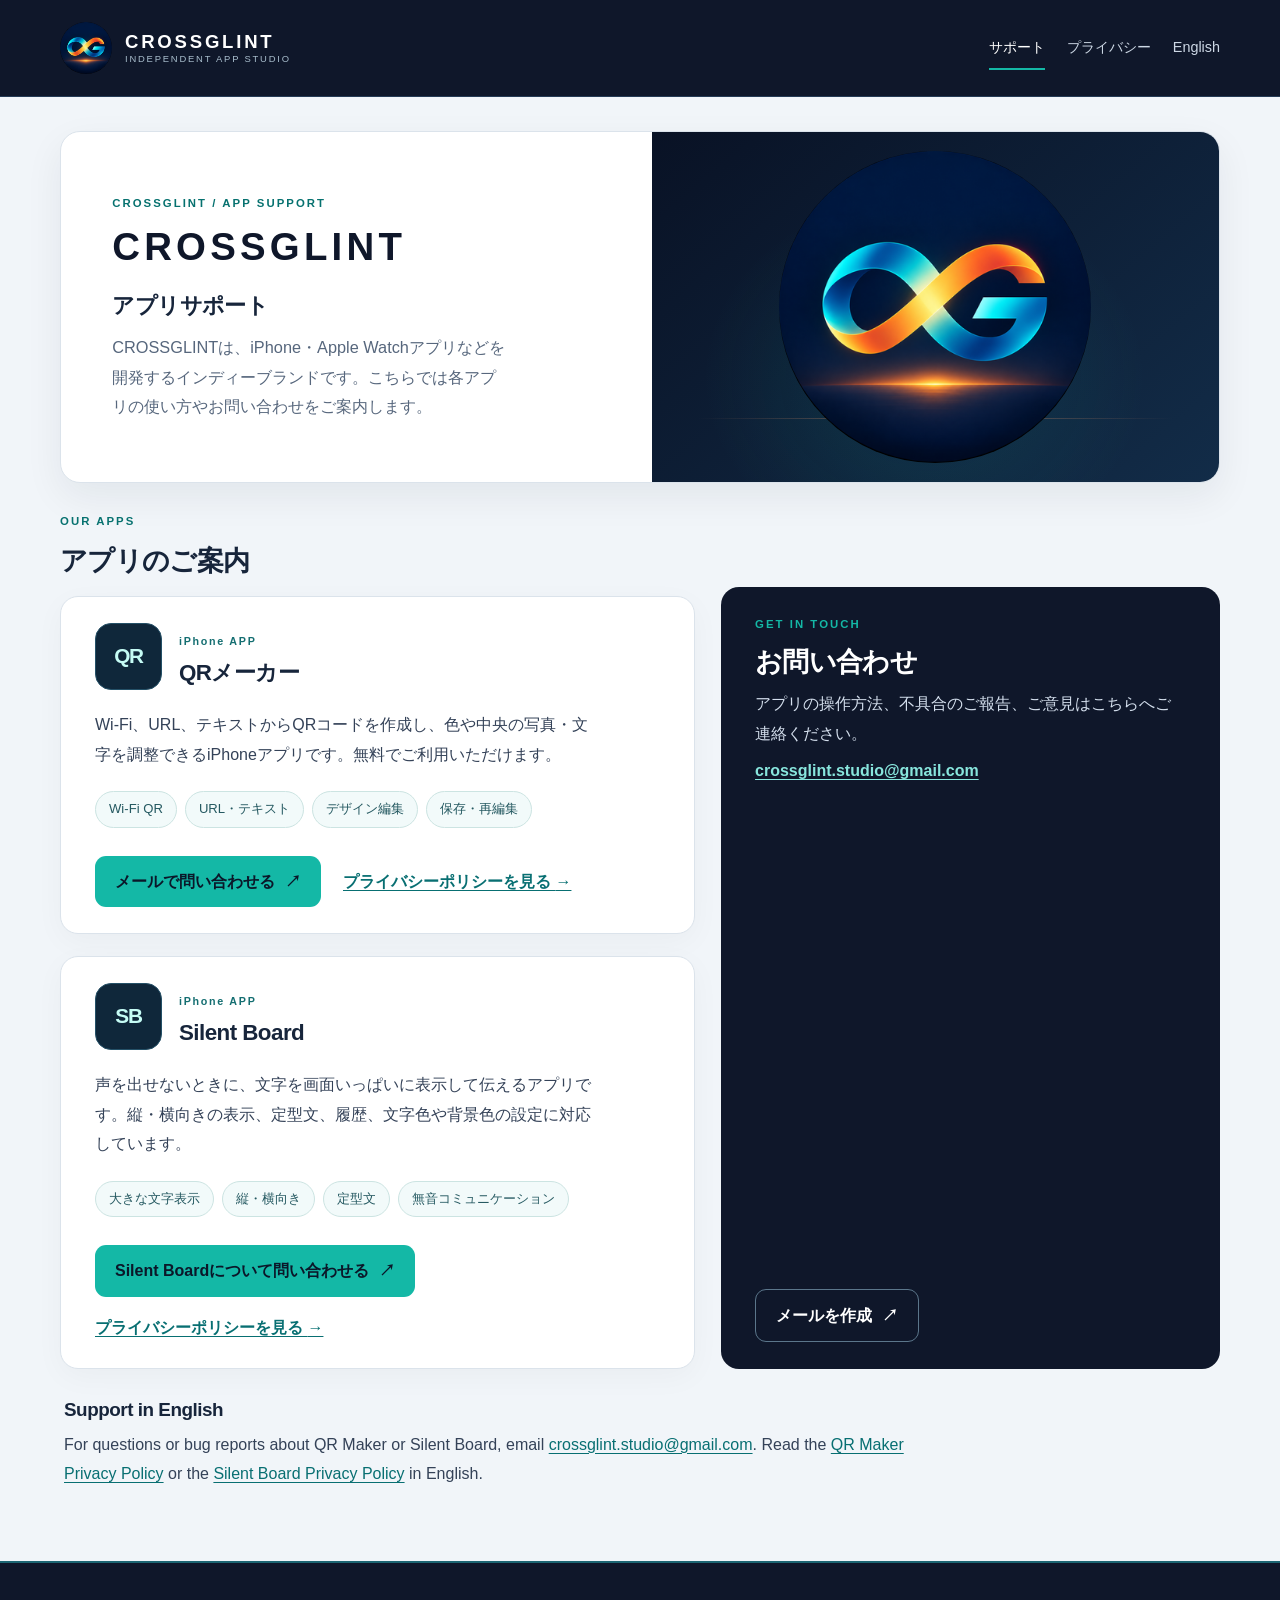
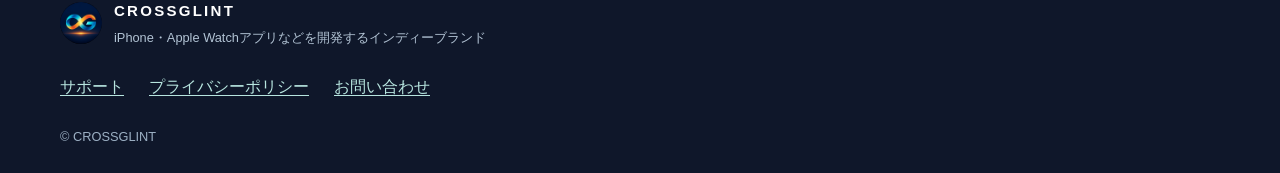
<file: index.html>
<!doctype html>
<html lang="ja">
<head>
  <meta charset="utf-8">
  <meta name="viewport" content="width=device-width,initial-scale=1">
  <meta name="robots" content="index,follow">
  <meta name="description" content="CROSSGLINT公式サポート。QRメーカーなどのiPhoneアプリのお問い合わせとプライバシーポリシーをご案内します。">
  <meta name="theme-color" content="#0f172a">
  <title>アプリサポート | CROSSGLINT</title>
  <link rel="icon" type="image/png" href="assets/crossglint-mark-400.png">
  <link rel="stylesheet" href="style.css">
</head>
<body>
<header class="site-header">
  <div class="site-header-inner">
    <a class="brand-lockup" href="./" aria-label="CROSSGLINT サポートトップ">
      <img class="brand-icon" src="assets/crossglint-mark-400.png" width="52" height="52" alt="">
      <span class="brand-lockup-text"><strong>CROSSGLINT</strong><small>INDEPENDENT APP STUDIO</small></span>
    </a>
    <nav class="site-nav" aria-label="メインナビゲーション">
      <a href="./" aria-current="page">サポート</a>
      <a href="privacy.html">プライバシー</a>
      <a href="privacy.html#english" lang="en">English</a>
    </nav>
  </div>
</header>
<main class="page-content page-home">
  <section class="hero" aria-labelledby="support-heading">
    <div class="hero-art">
      <img class="hero-banner" src="assets/crossglint-header-1500x500.png" alt="交差するCGモノグラムとCROSSGLINTのロゴ。濃紺の静かな水平線を背景にしたブランドバナー" width="1500" height="500" fetchpriority="high">
      <img class="hero-symbol" src="assets/crossglint-mark-400.png" alt="" width="400" height="400" loading="lazy">
    </div>
    <div class="hero-copy">
      <p class="eyebrow">CROSSGLINT / APP SUPPORT</p>
      <p class="hero-desktop-wordmark" aria-hidden="true">CROSSGLINT</p>
      <h1 id="support-heading">アプリサポート</h1>
      <p class="lead">CROSSGLINTは、iPhone・Apple Watchアプリなどを開発するインディーブランドです。こちらでは各アプリの使い方やお問い合わせをご案内します。</p>
    </div>
  </section>

  <section class="section-wrap" aria-labelledby="apps-heading">
    <div class="section-heading">
      <p class="eyebrow">OUR APPS</p>
      <h2 id="apps-heading">アプリのご案内</h2>
    </div>
    <article class="product-card" aria-labelledby="app-name">
      <div class="product-heading">
        <div class="product-initial" aria-hidden="true">QR</div>
        <div>
          <span class="product-label">iPhone APP</span>
          <h3 id="app-name">QRメーカー</h3>
        </div>
      </div>
      <p>Wi-Fi、URL、テキストからQRコードを作成し、色や中央の写真・文字を調整できるiPhoneアプリです。無料でご利用いただけます。</p>
      <div class="feature-tags" aria-label="主な機能">
        <span>Wi-Fi QR</span><span>URL・テキスト</span><span>デザイン編集</span><span>保存・再編集</span>
      </div>
      <div class="product-actions">
        <a class="button-primary" href="mailto:crossglint.studio@gmail.com?subject=QR%E3%83%A1%E3%83%BC%E3%82%AB%E3%83%BC%20%E3%81%8A%E5%95%8F%E3%81%84%E5%90%88%E3%82%8F%E3%81%9B">メールで問い合わせる <span aria-hidden="true">↗</span></a>
        <a class="text-link" href="privacy.html">プライバシーポリシーを見る <span aria-hidden="true">→</span></a>
      </div>
    </article>
    <article class="product-card" aria-labelledby="silentboard-name">
      <div class="product-heading">
        <div class="product-initial" aria-hidden="true">SB</div>
        <div>
          <span class="product-label">iPhone APP</span>
          <h3 id="silentboard-name">Silent Board</h3>
        </div>
      </div>
      <p>声を出せないときに、文字を画面いっぱいに表示して伝えるアプリです。縦・横向きの表示、定型文、履歴、文字色や背景色の設定に対応しています。</p>
      <div class="feature-tags" aria-label="主な機能">
        <span>大きな文字表示</span><span>縦・横向き</span><span>定型文</span><span>無音コミュニケーション</span>
      </div>
      <div class="product-actions">
        <a class="button-primary" href="mailto:crossglint.studio@gmail.com?subject=Silent%20Board%20Support">Silent Boardについて問い合わせる <span aria-hidden="true">↗</span></a>
        <a class="text-link" href="silentboard-privacy.html">プライバシーポリシーを見る <span aria-hidden="true">→</span></a>
      </div>
    </article>
  </section>

  <section class="contact-panel" aria-labelledby="contact-heading">
    <div>
      <p class="eyebrow">GET IN TOUCH</p>
      <h2 id="contact-heading">お問い合わせ</h2>
      <p>アプリの操作方法、不具合のご報告、ご意見はこちらへご連絡ください。</p>
      <a href="mailto:crossglint.studio@gmail.com" class="contact-email">crossglint.studio@gmail.com</a>
    </div>
    <a class="button-outline" href="mailto:crossglint.studio@gmail.com">メールを作成 <span aria-hidden="true">↗</span></a>
  </section>

  <section class="english-note" lang="en" aria-labelledby="english-heading">
    <h2 id="english-heading">Support in English</h2>
    <p>For questions or bug reports about QR Maker or Silent Board, email <a href="mailto:crossglint.studio@gmail.com">crossglint.studio@gmail.com</a>. Read the <a href="privacy.html#english">QR Maker Privacy Policy</a> or the <a href="silentboard-privacy.html#english">Silent Board Privacy Policy</a> in English.</p>
  </section>
</main>
<footer class="site-footer">
  <div class="site-footer-inner">
    <div class="footer-brand">
      <img src="assets/crossglint-mark-400.png" width="42" height="42" alt="">
      <div><strong>CROSSGLINT</strong><span>iPhone・Apple Watchアプリなどを開発するインディーブランド</span></div>
    </div>
    <div class="footer-links">
      <a href="./">サポート</a>
      <a href="privacy.html">プライバシーポリシー</a>
      <a href="mailto:crossglint.studio@gmail.com">お問い合わせ</a>
    </div>
    <p class="copyright">© CROSSGLINT</p>
  </div>
</footer>
</body>
</html>
</file>
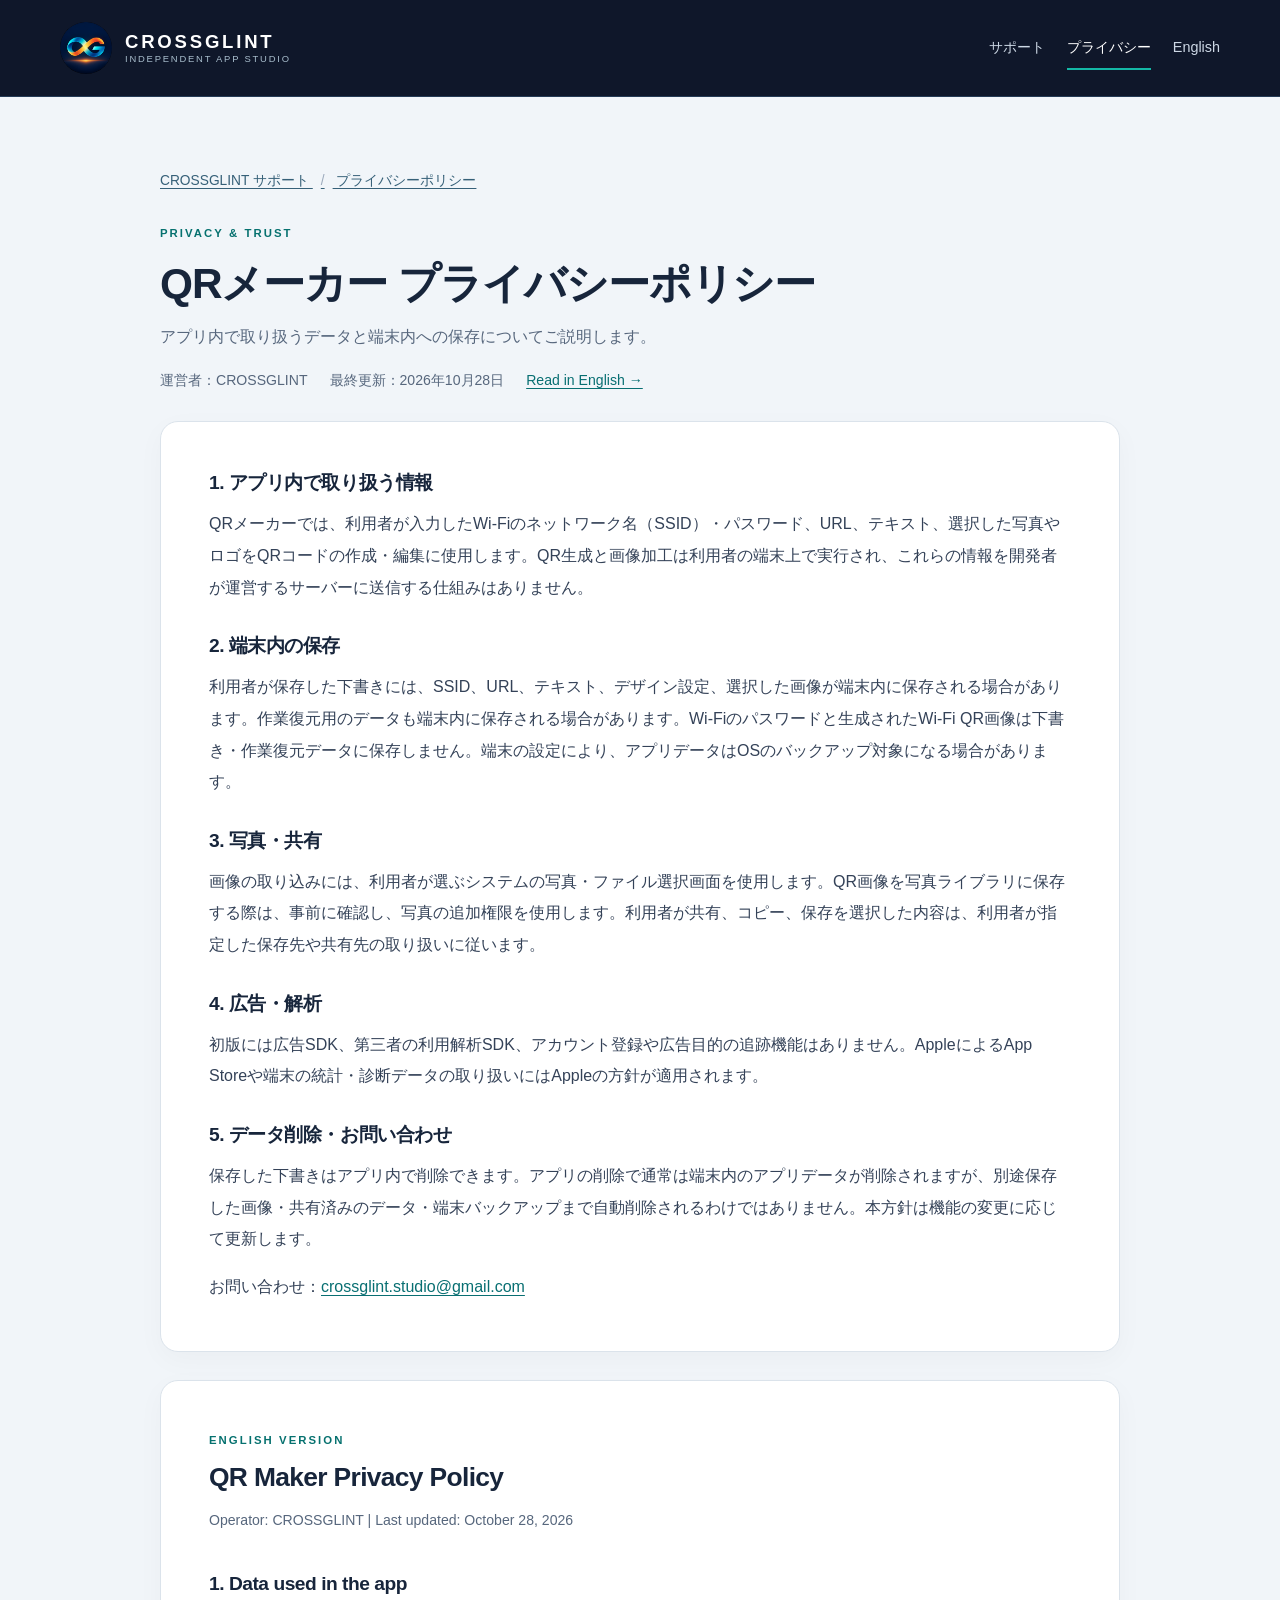
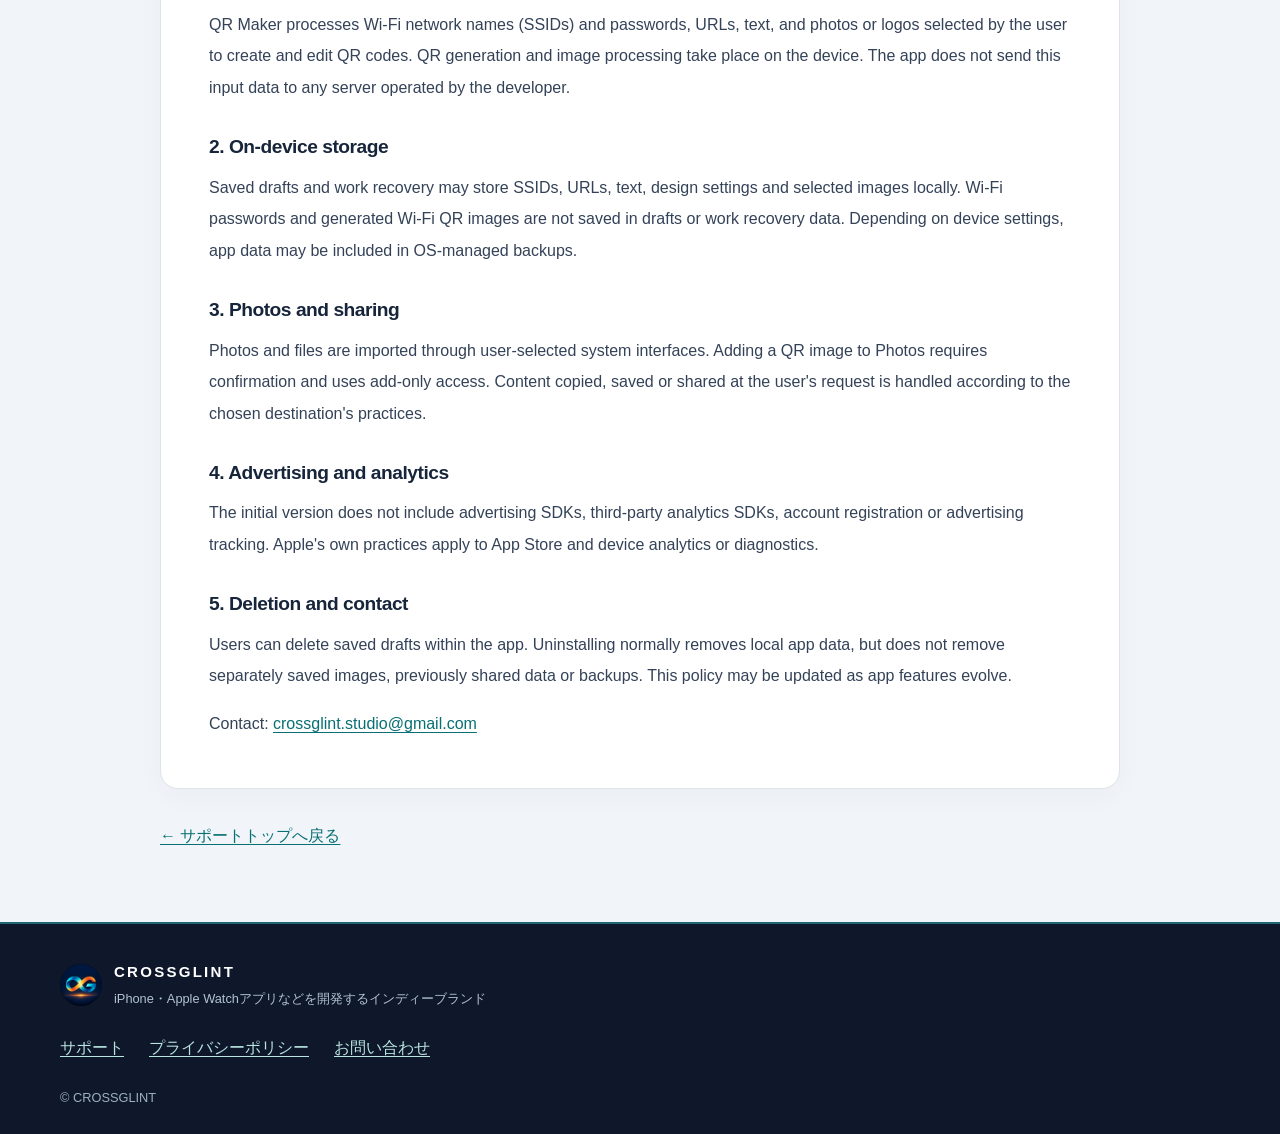
<file: privacy.html>
<!doctype html>
<html lang="ja">
<head>
  <meta charset="utf-8">
  <meta name="viewport" content="width=device-width,initial-scale=1">
  <meta name="robots" content="index,follow">
  <meta name="description" content="CROSSGLINTのQRメーカーアプリのプライバシーポリシー（日本語・English）。">
  <meta name="theme-color" content="#0f172a">
  <title>QRメーカー プライバシーポリシー | CROSSGLINT</title>
  <link rel="icon" type="image/png" href="assets/crossglint-mark-400.png">
  <link rel="stylesheet" href="style.css">
</head>
<body>
<header class="site-header">
  <div class="site-header-inner">
    <a class="brand-lockup" href="./" aria-label="CROSSGLINT サポートトップ">
      <img class="brand-icon" src="assets/crossglint-mark-400.png" width="52" height="52" alt="">
      <span class="brand-lockup-text"><strong>CROSSGLINT</strong><small>INDEPENDENT APP STUDIO</small></span>
    </a>
    <nav class="site-nav" aria-label="メインナビゲーション">
      <a href="./">サポート</a>
      <a href="privacy.html" aria-current="page">プライバシー</a>
      <a href="privacy.html#english" lang="en">English</a>
    </nav>
  </div>
</header>
<main class="page-content">
  <div class="policy-intro">
    <a class="breadcrumb" href="./">CROSSGLINT サポート <span aria-hidden="true">/</span> プライバシーポリシー</a>
    <p class="eyebrow">PRIVACY &amp; TRUST</p>
    <h1>QRメーカー プライバシーポリシー</h1>
    <p class="policy-subtitle">アプリ内で取り扱うデータと端末内への保存についてご説明します。</p>
    <div class="policy-meta">
      <span>運営者：CROSSGLINT</span>
      <span>最終更新：2026年10月28日</span>
      <a href="#english" lang="en">Read in English →</a>
    </div>
  </div>
  <article class="policy-sheet" aria-label="日本語のプライバシーポリシー">
<h2>1. アプリ内で取り扱う情報</h2>
<p>QRメーカーでは、利用者が入力したWi-Fiのネットワーク名（SSID）・パスワード、URL、テキスト、選択した写真やロゴをQRコードの作成・編集に使用します。QR生成と画像加工は利用者の端末上で実行され、これらの情報を開発者が運営するサーバーに送信する仕組みはありません。</p>
<h2>2. 端末内の保存</h2>
<p>利用者が保存した下書きには、SSID、URL、テキスト、デザイン設定、選択した画像が端末内に保存される場合があります。作業復元用のデータも端末内に保存される場合があります。Wi-Fiのパスワードと生成されたWi-Fi QR画像は下書き・作業復元データに保存しません。端末の設定により、アプリデータはOSのバックアップ対象になる場合があります。</p>
<h2>3. 写真・共有</h2>
<p>画像の取り込みには、利用者が選ぶシステムの写真・ファイル選択画面を使用します。QR画像を写真ライブラリに保存する際は、事前に確認し、写真の追加権限を使用します。利用者が共有、コピー、保存を選択した内容は、利用者が指定した保存先や共有先の取り扱いに従います。</p>
<h2>4. 広告・解析</h2>
<p>初版には広告SDK、第三者の利用解析SDK、アカウント登録や広告目的の追跡機能はありません。AppleによるApp Storeや端末の統計・診断データの取り扱いにはAppleの方針が適用されます。</p>
<h2>5. データ削除・お問い合わせ</h2>
<p>保存した下書きはアプリ内で削除できます。アプリの削除で通常は端末内のアプリデータが削除されますが、別途保存した画像・共有済みのデータ・端末バックアップまで自動削除されるわけではありません。本方針は機能の変更に応じて更新します。</p>
<p>お問い合わせ：<a href="mailto:crossglint.studio@gmail.com">crossglint.studio@gmail.com</a></p>
  </article>
  <article class="policy-sheet english-policy" id="english" lang="en" aria-label="Privacy policy in English">
    <p class="eyebrow">ENGLISH VERSION</p>
    <h2 class="english-title">QR Maker Privacy Policy</h2>
    <p class="policy-meta">Operator: CROSSGLINT | Last updated: October 28, 2026</p>
<h2>1. Data used in the app</h2>
<p>QR Maker processes Wi-Fi network names (SSIDs) and passwords, URLs, text, and photos or logos selected by the user to create and edit QR codes. QR generation and image processing take place on the device. The app does not send this input data to any server operated by the developer.</p>
<h2>2. On-device storage</h2>
<p>Saved drafts and work recovery may store SSIDs, URLs, text, design settings and selected images locally. Wi-Fi passwords and generated Wi-Fi QR images are not saved in drafts or work recovery data. Depending on device settings, app data may be included in OS-managed backups.</p>
<h2>3. Photos and sharing</h2>
<p>Photos and files are imported through user-selected system interfaces. Adding a QR image to Photos requires confirmation and uses add-only access. Content copied, saved or shared at the user's request is handled according to the chosen destination's practices.</p>
<h2>4. Advertising and analytics</h2>
<p>The initial version does not include advertising SDKs, third-party analytics SDKs, account registration or advertising tracking. Apple's own practices apply to App Store and device analytics or diagnostics.</p>
<h2>5. Deletion and contact</h2>
<p>Users can delete saved drafts within the app. Uninstalling normally removes local app data, but does not remove separately saved images, previously shared data or backups. This policy may be updated as app features evolve.</p>
<p>Contact: <a href="mailto:crossglint.studio@gmail.com">crossglint.studio@gmail.com</a></p>
  </article>
  <div class="back-link"><a href="./">← サポートトップへ戻る</a></div>
</main>
<footer class="site-footer">
  <div class="site-footer-inner">
    <div class="footer-brand">
      <img src="assets/crossglint-mark-400.png" width="42" height="42" alt="">
      <div><strong>CROSSGLINT</strong><span>iPhone・Apple Watchアプリなどを開発するインディーブランド</span></div>
    </div>
    <div class="footer-links">
      <a href="./">サポート</a>
      <a href="privacy.html">プライバシーポリシー</a>
      <a href="mailto:crossglint.studio@gmail.com">お問い合わせ</a>
    </div>
    <p class="copyright">© CROSSGLINT</p>
  </div>
</footer>
</body>
</html>
</file>
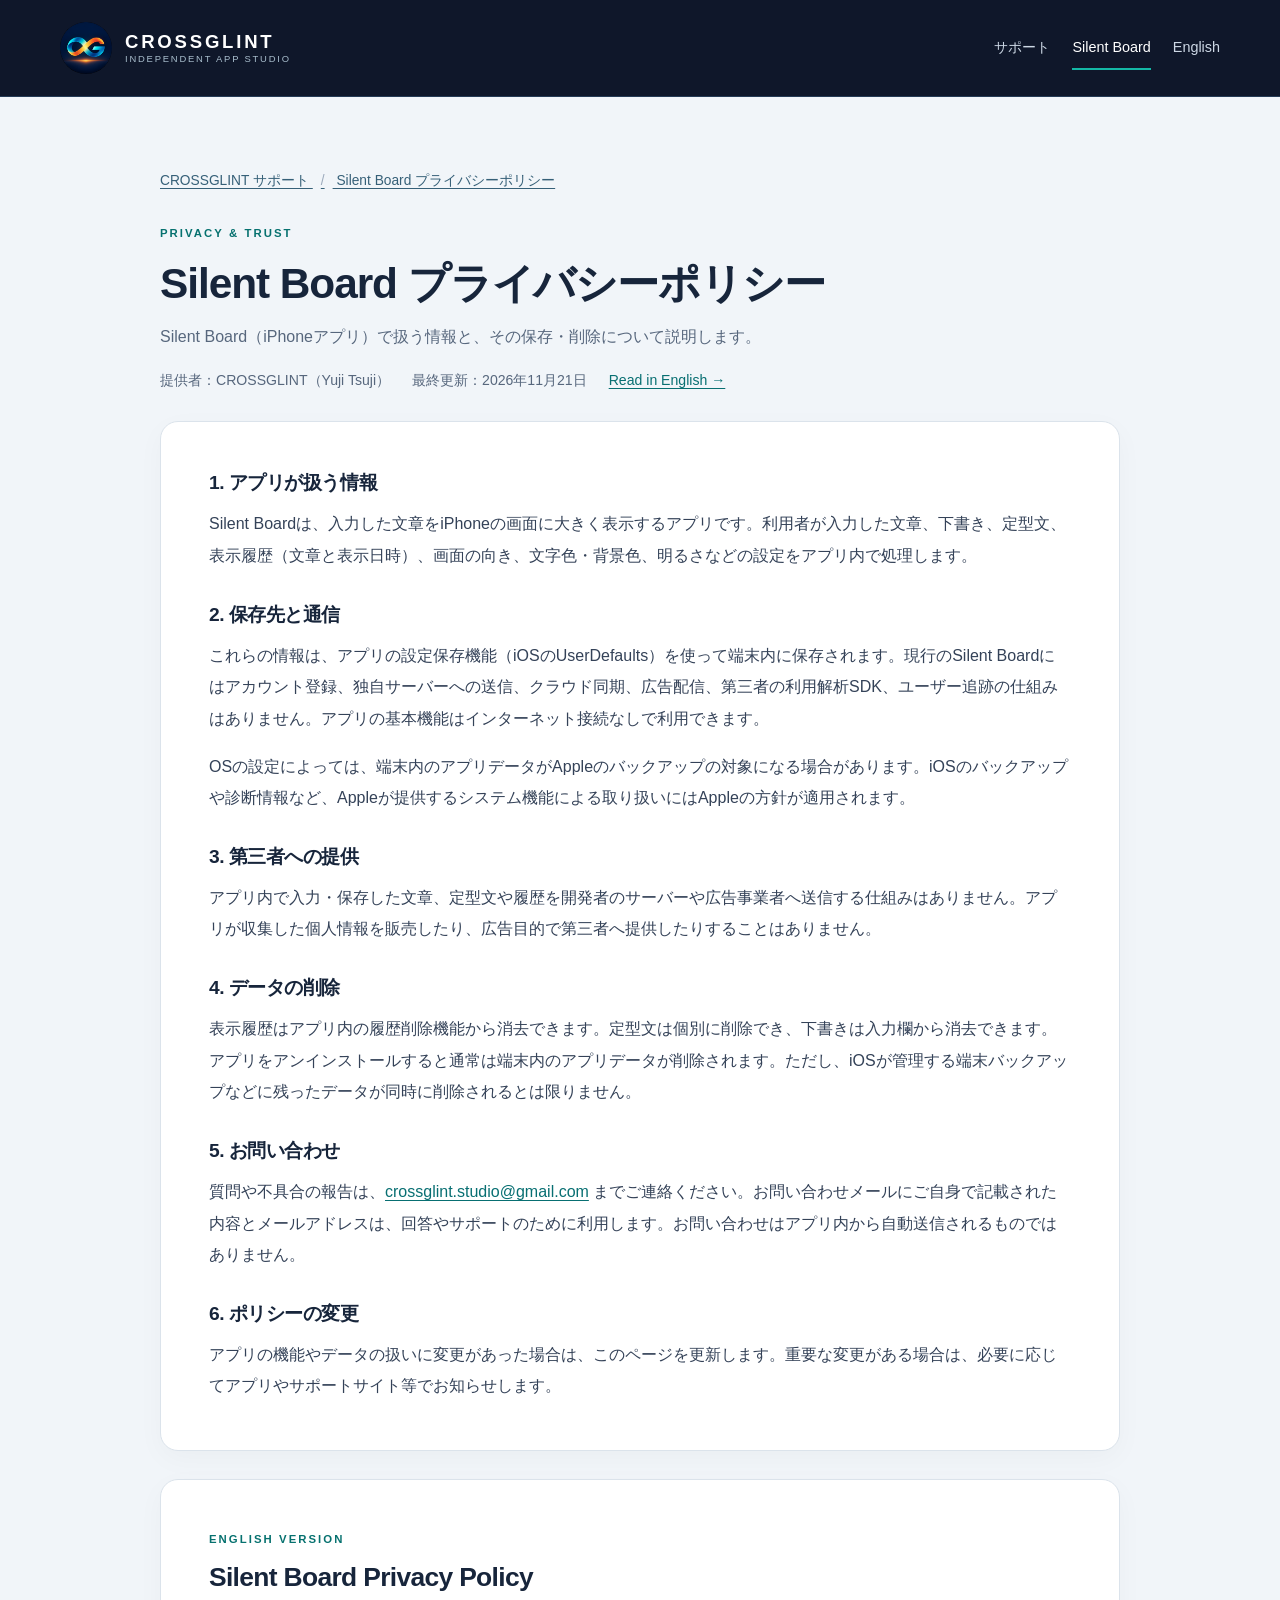
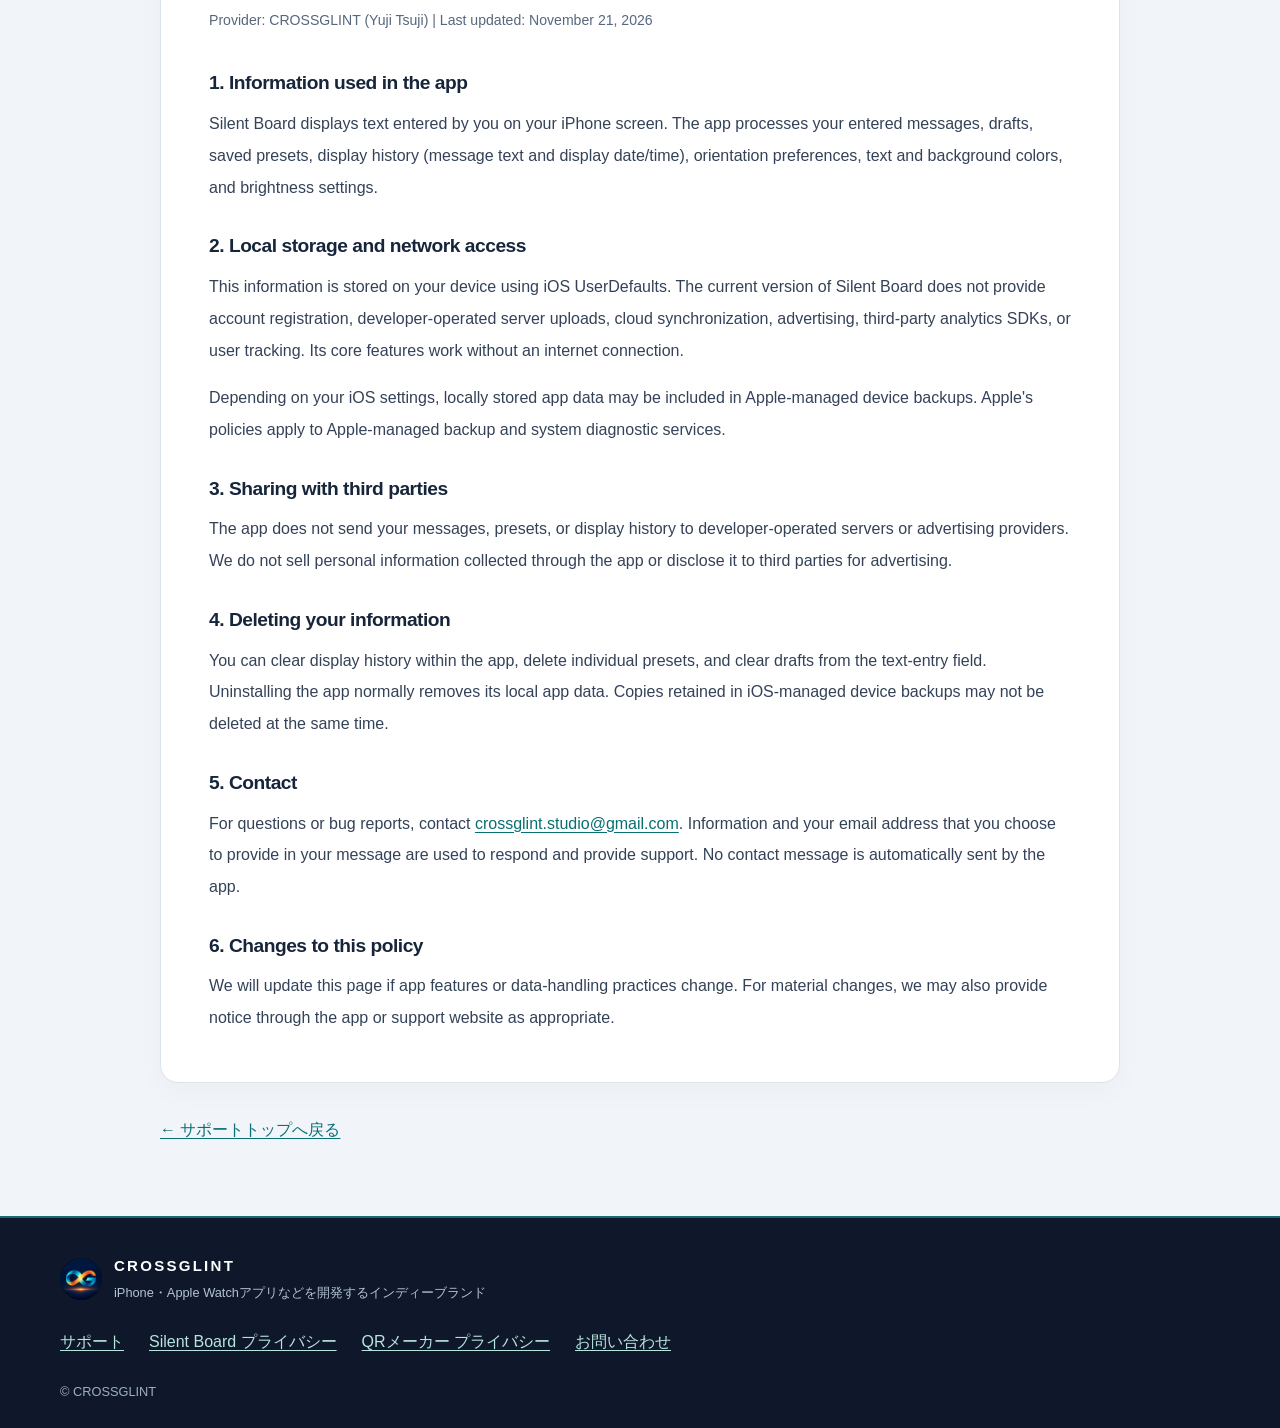
<file: silentboard-privacy.html>
<!doctype html>
<html lang="ja">
<head>
  <meta charset="utf-8">
  <meta name="viewport" content="width=device-width,initial-scale=1">
  <meta name="robots" content="index,follow">
  <meta name="description" content="Silent Boardのプライバシーポリシー。端末内の保存、通信、データ削除、問い合わせについて日本語と英語で説明します。">
  <meta name="theme-color" content="#0f172a">
  <title>Silent Board プライバシーポリシー | CROSSGLINT</title>
  <link rel="icon" type="image/png" href="assets/crossglint-mark-400.png">
  <link rel="stylesheet" href="style.css">
</head>
<body>
<header class="site-header">
  <div class="site-header-inner">
    <a class="brand-lockup" href="./" aria-label="CROSSGLINT サポートトップ">
      <img class="brand-icon" src="assets/crossglint-mark-400.png" width="52" height="52" alt="">
      <span class="brand-lockup-text"><strong>CROSSGLINT</strong><small>INDEPENDENT APP STUDIO</small></span>
    </a>
    <nav class="site-nav" aria-label="メインナビゲーション">
      <a href="./">サポート</a>
      <a href="silentboard-privacy.html" aria-current="page">Silent Board</a>
      <a href="#english" lang="en">English</a>
    </nav>
  </div>
</header>
<main class="page-content">
  <div class="policy-intro">
    <a class="breadcrumb" href="./">CROSSGLINT サポート <span aria-hidden="true">/</span> Silent Board プライバシーポリシー</a>
    <p class="eyebrow">PRIVACY &amp; TRUST</p>
    <h1>Silent Board プライバシーポリシー</h1>
    <p class="policy-subtitle">Silent Board（iPhoneアプリ）で扱う情報と、その保存・削除について説明します。</p>
    <div class="policy-meta">
      <span>提供者：CROSSGLINT（Yuji Tsuji）</span>
      <span>最終更新：2026年11月21日</span>
      <a href="#english" lang="en">Read in English →</a>
    </div>
  </div>
  <article class="policy-sheet" aria-label="Silent Boardの日本語プライバシーポリシー">
    <h2>1. アプリが扱う情報</h2>
    <p>Silent Boardは、入力した文章をiPhoneの画面に大きく表示するアプリです。利用者が入力した文章、下書き、定型文、表示履歴（文章と表示日時）、画面の向き、文字色・背景色、明るさなどの設定をアプリ内で処理します。</p>
    <h2>2. 保存先と通信</h2>
    <p>これらの情報は、アプリの設定保存機能（iOSのUserDefaults）を使って端末内に保存されます。現行のSilent Boardにはアカウント登録、独自サーバーへの送信、クラウド同期、広告配信、第三者の利用解析SDK、ユーザー追跡の仕組みはありません。アプリの基本機能はインターネット接続なしで利用できます。</p>
    <p>OSの設定によっては、端末内のアプリデータがAppleのバックアップの対象になる場合があります。iOSのバックアップや診断情報など、Appleが提供するシステム機能による取り扱いにはAppleの方針が適用されます。</p>
    <h2>3. 第三者への提供</h2>
    <p>アプリ内で入力・保存した文章、定型文や履歴を開発者のサーバーや広告事業者へ送信する仕組みはありません。アプリが収集した個人情報を販売したり、広告目的で第三者へ提供したりすることはありません。</p>
    <h2>4. データの削除</h2>
    <p>表示履歴はアプリ内の履歴削除機能から消去できます。定型文は個別に削除でき、下書きは入力欄から消去できます。アプリをアンインストールすると通常は端末内のアプリデータが削除されます。ただし、iOSが管理する端末バックアップなどに残ったデータが同時に削除されるとは限りません。</p>
    <h2>5. お問い合わせ</h2>
    <p>質問や不具合の報告は、<a href="mailto:crossglint.studio@gmail.com?subject=Silent%20Board%20Privacy">crossglint.studio@gmail.com</a> までご連絡ください。お問い合わせメールにご自身で記載された内容とメールアドレスは、回答やサポートのために利用します。お問い合わせはアプリ内から自動送信されるものではありません。</p>
    <h2>6. ポリシーの変更</h2>
    <p>アプリの機能やデータの扱いに変更があった場合は、このページを更新します。重要な変更がある場合は、必要に応じてアプリやサポートサイト等でお知らせします。</p>
  </article>
  <article class="policy-sheet english-policy" id="english" lang="en" aria-label="Silent Board Privacy Policy in English">
    <p class="eyebrow">ENGLISH VERSION</p>
    <h2 class="english-title">Silent Board Privacy Policy</h2>
    <p class="policy-meta">Provider: CROSSGLINT (Yuji Tsuji) | Last updated: November 21, 2026</p>
    <h2>1. Information used in the app</h2>
    <p>Silent Board displays text entered by you on your iPhone screen. The app processes your entered messages, drafts, saved presets, display history (message text and display date/time), orientation preferences, text and background colors, and brightness settings.</p>
    <h2>2. Local storage and network access</h2>
    <p>This information is stored on your device using iOS UserDefaults. The current version of Silent Board does not provide account registration, developer-operated server uploads, cloud synchronization, advertising, third-party analytics SDKs, or user tracking. Its core features work without an internet connection.</p>
    <p>Depending on your iOS settings, locally stored app data may be included in Apple-managed device backups. Apple's policies apply to Apple-managed backup and system diagnostic services.</p>
    <h2>3. Sharing with third parties</h2>
    <p>The app does not send your messages, presets, or display history to developer-operated servers or advertising providers. We do not sell personal information collected through the app or disclose it to third parties for advertising.</p>
    <h2>4. Deleting your information</h2>
    <p>You can clear display history within the app, delete individual presets, and clear drafts from the text-entry field. Uninstalling the app normally removes its local app data. Copies retained in iOS-managed device backups may not be deleted at the same time.</p>
    <h2>5. Contact</h2>
    <p>For questions or bug reports, contact <a href="mailto:crossglint.studio@gmail.com?subject=Silent%20Board%20Privacy">crossglint.studio@gmail.com</a>. Information and your email address that you choose to provide in your message are used to respond and provide support. No contact message is automatically sent by the app.</p>
    <h2>6. Changes to this policy</h2>
    <p>We will update this page if app features or data-handling practices change. For material changes, we may also provide notice through the app or support website as appropriate.</p>
  </article>
  <div class="back-link"><a href="./">← サポートトップへ戻る</a></div>
</main>
<footer class="site-footer">
  <div class="site-footer-inner">
    <div class="footer-brand">
      <img src="assets/crossglint-mark-400.png" width="42" height="42" alt="">
      <div><strong>CROSSGLINT</strong><span>iPhone・Apple Watchアプリなどを開発するインディーブランド</span></div>
    </div>
    <div class="footer-links">
      <a href="./">サポート</a>
      <a href="silentboard-privacy.html">Silent Board プライバシー</a>
      <a href="privacy.html">QRメーカー プライバシー</a>
      <a href="mailto:crossglint.studio@gmail.com">お問い合わせ</a>
    </div>
    <p class="copyright">© CROSSGLINT</p>
  </div>
</footer>
</body>
</html>
</file>
<file: style.css>
/* CROSSGLINT Brand Guidelines v1.1-draft: Midnight Navy / Teal / Apricot.
   Brand artwork is copied unmodified from crossglint-brand's approved PNG exports.
   No fonts, scripts, tracking pixels or third-party resources. */
:root {
  color-scheme: light;
  --navy: #0f172a;
  --navy-deep: #091225;
  --teal: #14b8a6;
  --apricot: #ff9f6b;
  --gold: #f4d186;
  --ice: #f1f5f9;
  --ink: #17253b;
  --body-ink: #344258;
  --muted: #57677d;
  --line: #dbe3eb;
  --white: #ffffff;
  --radius: 18px;
  font-family: -apple-system, BlinkMacSystemFont, "Hiragino Kaku Gothic ProN",
    "Hiragino Sans", "Yu Gothic", Meiryo, sans-serif;
}
* { box-sizing: border-box; }
html { scroll-behavior: smooth; }
body { margin: 0; color: var(--body-ink); background: var(--ice); font-size: 16px; line-height: 1.85; }
a { color: #086f72; text-underline-offset: .2em; }
a:hover { color: #065759; }
a:focus-visible { outline: 3px solid var(--apricot); outline-offset: 4px; border-radius: 4px; }
h1, h2, h3, p { margin-top: 0; }
h1, h2, h3 { color: var(--ink); line-height: 1.4; letter-spacing: -.025em; }
h1 { font-size: clamp(1.8rem, 4.6vw, 2.65rem); }
h2 { font-size: clamp(1.3rem, 3vw, 1.7rem); }
h3 { font-size: 1.4rem; }
p { margin-bottom: 1em; }
.site-header { background: var(--navy); border-bottom: 1px solid #253b56; }
.site-header-inner, .page-content, .site-footer-inner { width: min(1040px, calc(100% - 40px)); margin: 0 auto; }
.site-header-inner { min-height: 96px; display: flex; gap: 24px; align-items: center; justify-content: space-between; }
.brand-lockup { display: inline-flex; gap: 13px; align-items: center; min-width: 0; text-decoration: none; color: white; }
.brand-lockup:hover { color: white; }
.brand-icon { display: block; border-radius: 50%; width: 52px; height: 52px; object-fit: contain; }
.brand-lockup-text { display: grid; gap: 1px; line-height: 1.1; }
.brand-lockup-text strong { color: white; font-size: 1.16rem; font-weight: 790; letter-spacing: .15em; }
.brand-lockup-text small { color: #a8bdcc; font-size: .59rem; letter-spacing: .19em; white-space: nowrap; }
.site-nav { display: flex; flex-wrap: wrap; gap: 8px 22px; align-items: center; }
.site-nav a { display: inline-block; color: #cdd8e5; text-decoration: none; font-size: .9rem; padding: 8px 0; border-bottom: 2px solid transparent; }
.site-nav a:hover, .site-nav a[aria-current="page"] { color: white; border-bottom-color: var(--teal); }
.page-content { padding: 34px 0 72px; }
.hero { overflow: hidden; border-radius: 20px; background: white; border: 1px solid var(--line); box-shadow: 0 14px 38px rgba(15,23,42,.065); }
.hero-art { background: var(--navy-deep); }
.hero-art img { display: block; width: 100%; height: auto; aspect-ratio: 3 / 1; object-fit: cover; }
.hero-copy { padding: 32px clamp(22px, 5vw, 58px) 38px; }
/* The approved wide banner stays exactly as before on phone/tablet. */
.hero-art .hero-symbol, .hero-desktop-wordmark { display: none; }
.eyebrow { color: #06716f; font-size: .71rem; letter-spacing: .18em; font-weight: 800; margin-bottom: 10px; }
.hero h1 { margin-bottom: 8px; }
.lead { max-width: 72ch; color: var(--muted); font-size: 1.02rem; margin-bottom: 0; }
.section-wrap { padding-top: 48px; }
.section-heading { margin-bottom: 18px; }
.section-heading h2 { margin-bottom: 0; }
.product-card { background: white; border-radius: var(--radius); border: 1px solid var(--line); padding: clamp(22px, 4vw, 38px); box-shadow: 0 8px 30px rgba(15,23,42,.035); }
.product-card + .product-card { margin-top: 22px; }
.product-heading { display: flex; align-items: center; gap: 17px; margin-bottom: 20px; }
.product-initial { width: 67px; height: 67px; flex: 0 0 67px; display: grid; place-items: center; border-radius: 16px; background: #0f273a; color: #c5fcf5; font-weight: 800; font-size: 1.3rem; letter-spacing: -.06em; border: 1px solid #245067; }
.product-label { color: #146e71; font-size: .67rem; letter-spacing: .16em; font-weight: 800; }
.product-heading h3 { margin: 2px 0 0; }
.feature-tags { display: flex; flex-wrap: wrap; gap: 8px; margin: 22px 0 28px; }
.feature-tags span { padding: 5px 13px; border: 1px solid #cce4e2; color: #255961; background: #f2fafa; border-radius: 999px; font-size: .82rem; }
.product-actions { display: flex; gap: 16px 22px; align-items: center; flex-wrap: wrap; }
.button-primary, .button-outline { display: inline-flex; align-items: center; justify-content: center; gap: 10px; padding: 11px 20px; border-radius: 11px; font-weight: 750; text-decoration: none; }
.button-primary { color: #0b1729; background: var(--teal); }
.button-primary:hover { background: #4bd0c0; color: #071a21; }
.button-outline { color: white; border: 1px solid #5b768b; white-space: nowrap; }
.button-outline:hover { color: var(--navy); background: white; border-color: white; }
.text-link { font-weight: 650; }
.contact-panel { margin-top: 38px; padding: 31px clamp(22px, 4vw, 40px); border-radius: var(--radius); background: var(--navy); color: #d4dfed; display: flex; gap: 24px; justify-content: space-between; align-items: center; }
.contact-panel .eyebrow { color: var(--teal); }
.contact-panel h2 { color: white; margin-bottom: 8px; }
.contact-panel p { margin-bottom: 8px; }
.contact-email { color: #88e6dd; font-weight: 650; overflow-wrap: anywhere; }
.contact-email:hover { color: white; }
.english-note { padding: 30px 4px 0; }
.english-note h2 { font-size: 1.18rem; margin-bottom: 6px; }
.english-note p { margin-bottom: 0; }
.site-footer { background: var(--navy); color: #b2c3d4; padding: 34px 0 24px; border-top: 2px solid #1c6673; }
.footer-brand { display: flex; align-items: center; gap: 12px; }
.footer-brand img { border-radius: 50%; width: 42px; height: 42px; }
.footer-brand div { display: grid; gap: 1px; }
.footer-brand strong { color: white; font-size: .94rem; letter-spacing: .15em; }
.footer-brand span { font-size: .8rem; }
.footer-links { display: flex; flex-wrap: wrap; gap: 10px 25px; margin-top: 22px; }
.site-footer a { color: #b7e5df; }
.site-footer a:hover { color: white; }
.copyright { margin: 24px 0 0; font-size: .8rem; color: #9cb0c4; }
.policy-intro { padding: clamp(18px, 3vw, 34px) 0 28px; }
.breadcrumb { display: inline-block; margin-bottom: 30px; font-size: .86rem; color: #366078; }
.breadcrumb span { margin: 0 8px; color: #9caabc; }
.policy-intro h1 { margin-bottom: 8px; }
.policy-subtitle { color: var(--muted); }
.policy-meta { display: flex; flex-wrap: wrap; align-items: center; gap: 5px 22px; color: var(--muted); font-size: .88rem; margin: 12px 0 0; }
.policy-sheet { background: white; border: 1px solid var(--line); border-radius: var(--radius); padding: clamp(22px, 5vw, 48px); margin-bottom: 28px; box-shadow: 0 8px 28px rgba(15,23,42,.03); }
.policy-sheet h2 { font-size: 1.2rem; padding-top: 14px; margin-bottom: 11px; }
.policy-sheet h2:first-child { padding-top: 0; }
.policy-sheet p { line-height: 1.98; }
.policy-sheet p:last-child { margin-bottom: 0; }
.english-policy { scroll-margin-top: 18px; }
.english-policy .eyebrow { margin-bottom: 8px; }
.english-policy .english-title { font-size: 1.65rem; color: var(--ink); padding-top: 0; }
.english-policy .policy-meta { margin: 0 0 22px; }
.back-link { margin-top: 32px; }
/* Desktop-only composition. Below 900px the existing mobile/tablet design is
   deliberately unchanged: wide approved banner and single-column sections. */
@media (min-width: 900px) {
  .site-header-inner,
  .site-footer-inner,
  .page-content {
    width: min(1160px, calc(100% - 64px));
  }

  /* Keep privacy policy prose readable on large displays. */
  .page-content:not(.page-home) {
    width: min(960px, calc(100% - 64px));
  }

  .page-home {
    display: grid;
    grid-template-columns: minmax(0, 1.12fr) minmax(0, .88fr);
    column-gap: 26px;
    row-gap: 28px;
    align-items: stretch;
  }

  .page-home .hero {
    grid-column: 1 / -1;
    display: grid;
    grid-template-columns: minmax(0, 1.02fr) minmax(0, .98fr);
    min-height: 352px;
  }

  /* Reorder visually only on desktop: brand introduction left, approved
     CG symbol right. DOM order remains banner then text on mobile. */
  .page-home .hero-copy {
    grid-area: 1 / 1;
    align-self: center;
    padding: 38px clamp(30px, 4vw, 58px);
  }

  .page-home .hero-art {
    grid-area: 1 / 2;
    display: grid;
    place-items: center;
    overflow: hidden;
    min-width: 0;
    background:
      radial-gradient(ellipse at 48% 70%, rgba(20,184,166,.14), transparent 53%),
      linear-gradient(140deg, #091225, #122c48);
    position: relative;
  }

  .page-home .hero-art::after {
    content: "";
    position: absolute;
    left: 8%;
    right: 8%;
    bottom: 18%;
    height: 1px;
    background: linear-gradient(90deg, transparent, rgba(255,159,107,.42), transparent);
    pointer-events: none;
  }

  .page-home .hero-art .hero-banner { display: none; }
  .page-home .hero-art .hero-symbol {
    display: block;
    width: min(70%, 312px);
    height: auto;
    aspect-ratio: 1 / 1;
    object-fit: contain;
    border-radius: 50%;
    position: relative;
    z-index: 1;
  }

  .page-home .hero-desktop-wordmark {
    display: block;
    color: var(--navy);
    font-size: clamp(1.8rem, 3vw, 2.65rem);
    font-weight: 820;
    line-height: 1.2;
    letter-spacing: .11em;
    margin-bottom: 20px;
    white-space: nowrap;
  }

  .page-home .hero h1 {
    font-size: 1.4rem;
    margin-bottom: 12px;
  }

  .page-home .lead {
    max-width: 44ch;
    line-height: 1.8;
  }

  .page-home .section-wrap {
    grid-column: 1;
    grid-row: 2;
    padding-top: 0;
    display: flex;
    flex-direction: column;
    min-width: 0;
  }

  .page-home .section-heading { margin-bottom: 16px; }
  .page-home .product-card {
    flex: 1;
    padding: 26px clamp(24px, 3vw, 34px);
  }
  .page-home .product-card p { max-width: 56ch; }

  .page-home .contact-panel {
    grid-column: 2;
    grid-row: 2;
    /* Align the dark contact card with the white product card, rather than
       with the section heading immediately above the product card. */
    margin-top: 76px;
    padding: 27px clamp(24px, 3vw, 34px);
    min-width: 0;
    display: flex;
    flex-direction: column;
    align-items: stretch;
    justify-content: space-between;
    gap: 24px;
  }
  .page-home .contact-panel .button-outline { align-self: flex-start; }
  .page-home .english-note {
    grid-column: 1 / -1;
    grid-row: 3;
    padding: 0 4px;
    max-width: 860px;
  }
}

@media (max-width: 700px) {
  .site-header-inner { padding: 15px 0; align-items: flex-start; flex-direction: column; gap: 10px; }
  .site-nav { width: 100%; gap: 6px 20px; }
  .site-nav a { font-size: .85rem; }
  .page-content { padding-top: 18px; padding-bottom: 46px; }
  .hero-art img { height: 230px; aspect-ratio: auto; object-fit: cover; }
  .hero-copy { padding: 25px 22px 30px; }
  .section-wrap { padding-top: 32px; }
  .contact-panel { flex-direction: column; align-items: stretch; }
  .button-outline { align-self: flex-start; }
  .policy-intro { padding-top: 15px; }
}
@media (max-width: 390px) {
  .brand-lockup-text strong { font-size: 1rem; }
  .brand-lockup-text small { font-size: .52rem; }
  .brand-icon { width: 46px; height: 46px; }
  .hero-art img { height: 200px; }
  .product-actions { align-items: stretch; flex-direction: column; }
  .button-primary { width: 100%; }
  .feature-tags span { font-size: .76rem; }
}
@media (prefers-reduced-motion: reduce) { html { scroll-behavior: auto; } }
@media print {
  body { background: white; }
  .site-header { background: white; border-bottom: 1px solid #aaa; }
  .brand-lockup-text strong, .site-nav a { color: var(--navy); }
  .site-footer { background: white; color: var(--ink); }
  .site-footer a, .footer-brand strong { color: var(--ink); }
  .hero, .product-card, .policy-sheet { box-shadow: none; }
}
</file>
